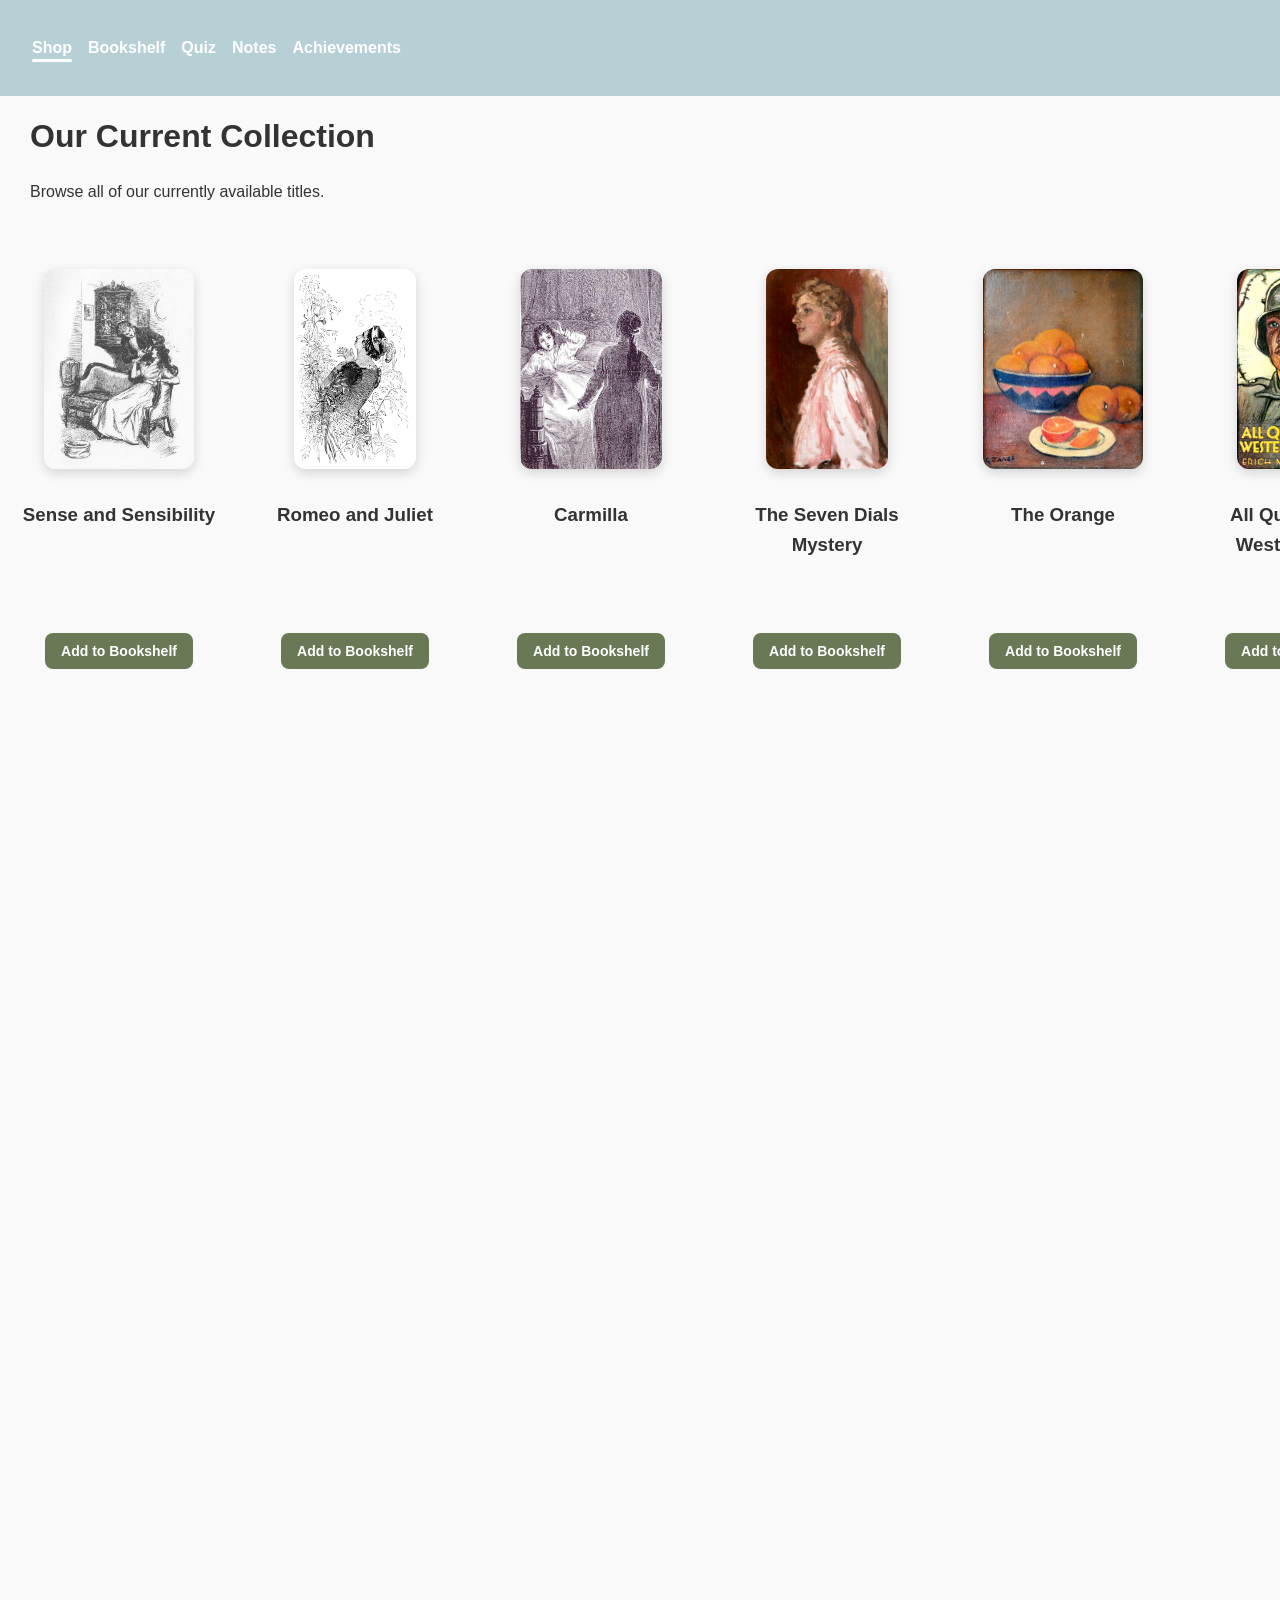
<file: index.html>
<!DOCTYPE html>
<html lang="en">
<head>
  <meta charset="UTF-8" />
  <meta http-equiv="refresh" content="0; URL='shop.html'" />
  <title>Redirecting...</title>
</head>
<body>
  <p>If you are not redirected automatically, <a href="shop.html">click here</a>.</p>
</body>
</html>
</file>
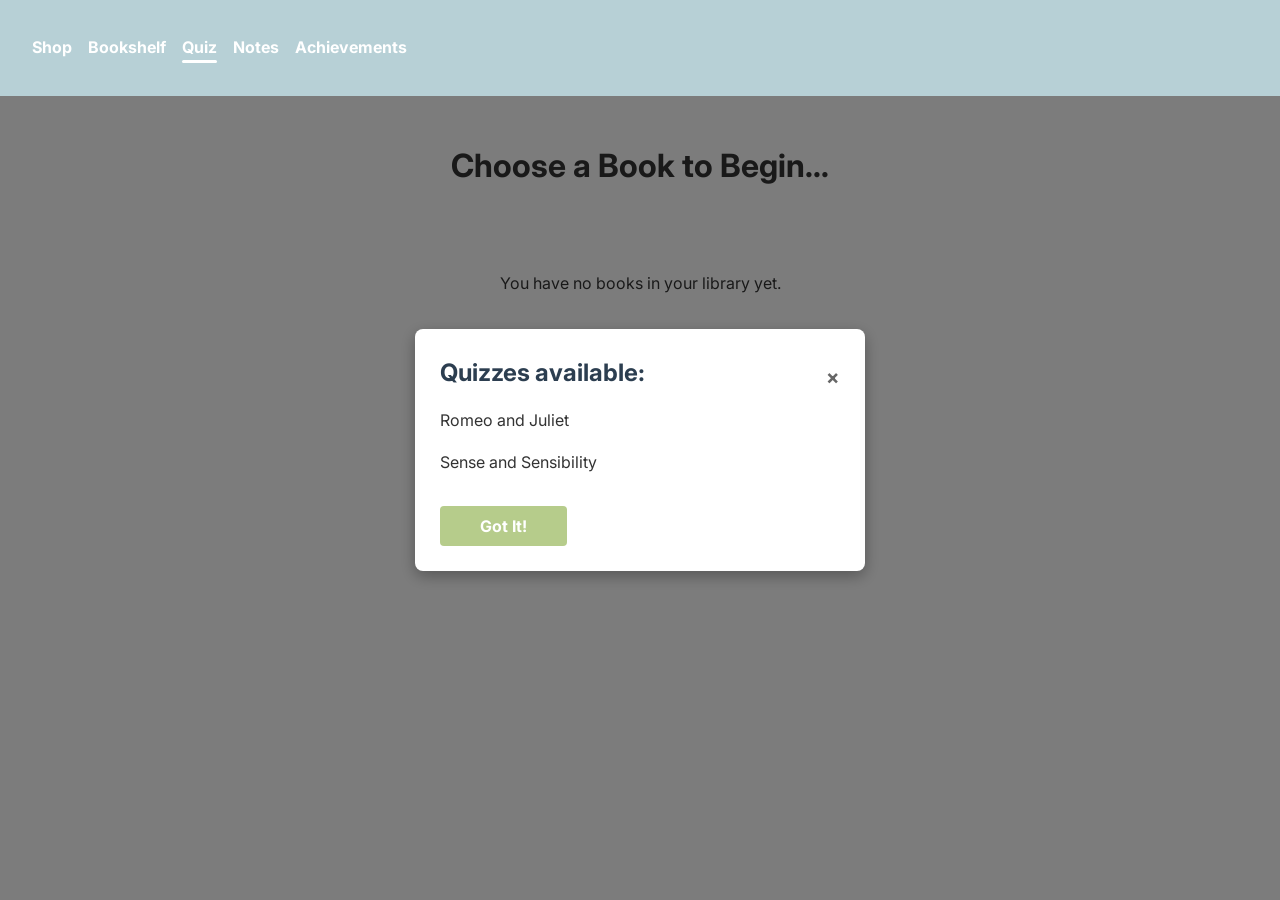
<file: activities.html>
<!DOCTYPE html>
<html lang="en">
<head>
  <meta charset="UTF-8" />
  <meta name="viewport" content="width=device-width, initial-scale=1.0"/>
  <title>Activities</title>
  <link rel="stylesheet" href="style.css" />

  <script src="activities.js" defer></script>
</head>

<div id="quiz-popup" class="popup-container">
  <div class="popup-content">
    <button id="close-popup" class="close-btn">&times;</button>
    <h2> Quizzes available:</h2>
    <p> Romeo and Juliet </p>
    <p> Sense and Sensibility </p>
    <button id="accept-popup" class="action-btn">Got It!</button>
  </div>
</div>

<body>
  <nav>
    <ul class="items">
      <li><a href="shop.html">Shop</a></li>
        <li>
            <a href="bookshelf.html">Bookshelf</a> 
        </li>
      <li><a href="activities.html" class="active"> Quiz</a></li>
      <li><a href="notes-app.html">Notes</a></li>
      <li><a href="quiz-results.html">Achievements</a></li>
    </ul>
  </nav>

  <main class="quiz-page">
    <h1 class="page-title">Choose a Book to Begin... </h1>
    <div id="book-selection" class="book-grid"></div>
    <div id="quiz-container" class="hidden">
    <div id="question"></div>
    <div id="options"></div>
    <button id="next-btn" class="hidden">Next</button>
    <p id="score" class="hidden"></p>
  </div>
  </main>
</body>
</html>
</file>
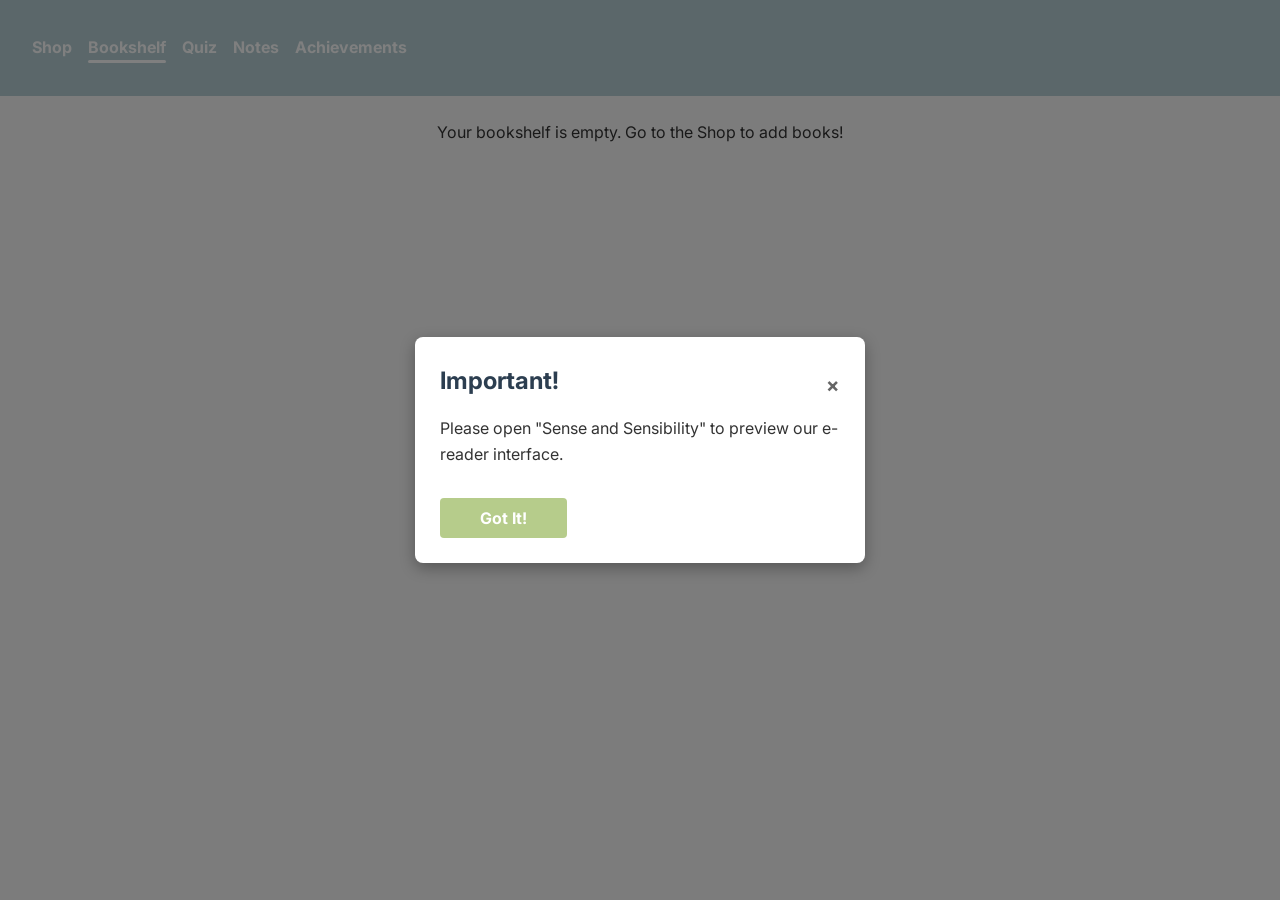
<file: bookshelf.html>
<!DOCTYPE html>
<html lang="en">
<head>
    <meta charset="UFT-8" />
    <meta name="viewport" content="width=device-width, initial-scale=1.0"/>
    <title>Bookshelf</title>
    <link rel="stylesheet" href="style.css"/>
    <link href="https://fonts.googleapis.com/css2?family=Lexend&display=swap" rel="stylesheet">
</head>

<body>
<nav>
    <ul class="items">
                <li><a href="shop.html">Shop</a></li>
                <li><a href="bookshelf.html" class="active">Bookshelf</a></li>
                <li><a href="activities.html"> Quiz </a></li>
                <li><a href="notes-app.html">Notes</a></li>
                <li><a href="quiz-results.html">Achievements</a></li>
</nav>

<div id="bookshelf-popup" class="popup-container">
  <div class="popup-content">
    <button id="close-popup" class="close-btn">&times;</button>
    <h2> Important! </h2>
    <p> Please open "Sense and Sensibility" to preview our e-reader interface. </p>
    <button id="accept-popup" class="action-btn">Got It!</button>
  </div>
</div>

<main>

    <button onclick="clearBookshelf()" style="margin-bottom: 20px;">Clear Bookshelf</button>
    
    <div class="book-grid" id="bookshelf-container">
    
    </div>

    <script src="bookshelf.js"></script>
    <script src="shared.js"></script>

<div id="confirm-popup" class="modal hidden">
    <div class="modal-content">
      <p>Are you sure you want to clear your bookshelf?</p>
      <div class="modal-buttons">
        <button onclick="confirmClear()">Yes, clear it</button>
        <button onclick="cancelClear()">Cancel</button>
      </div>
    </div>
  </div>

<div id="toast" class="toast-message hidden"></div>
  
</body>

</html>
</file>
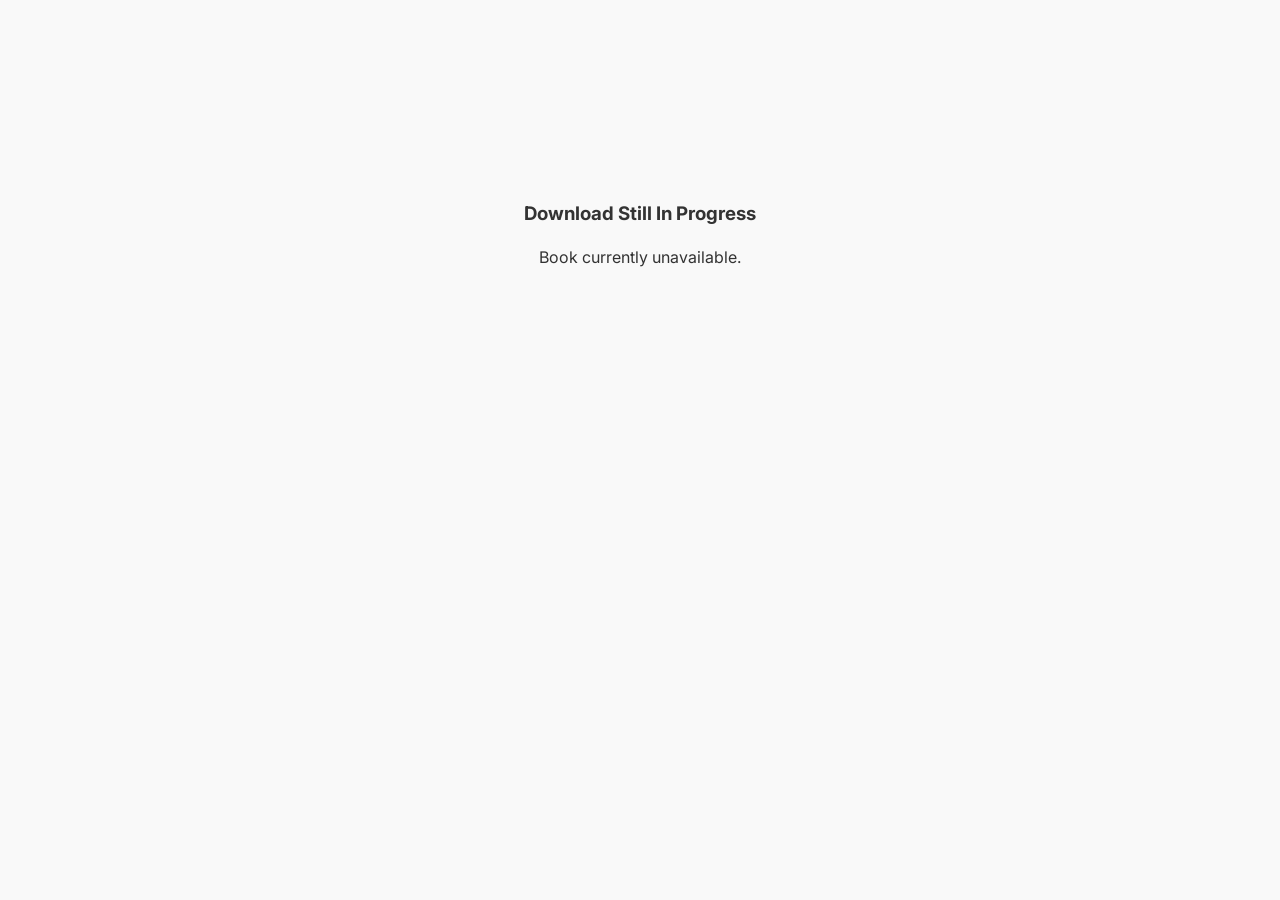
<file: download_in_progress.html>
<!DOCTYPE html>
<html lang="en">
<head>
    <meta charset="UTF-8">
    <meta name="viewport" content="width=device-width, initial-scale=1.0">
     <link rel="stylesheet" href="style.css"/>
    <title>Document</title>
</head>
<body>

<div id="download-progress">
<h3> Download Still In Progress </h3>

<p> Book currently unavailable. </p>

</div>

</body>
</html>
</file>
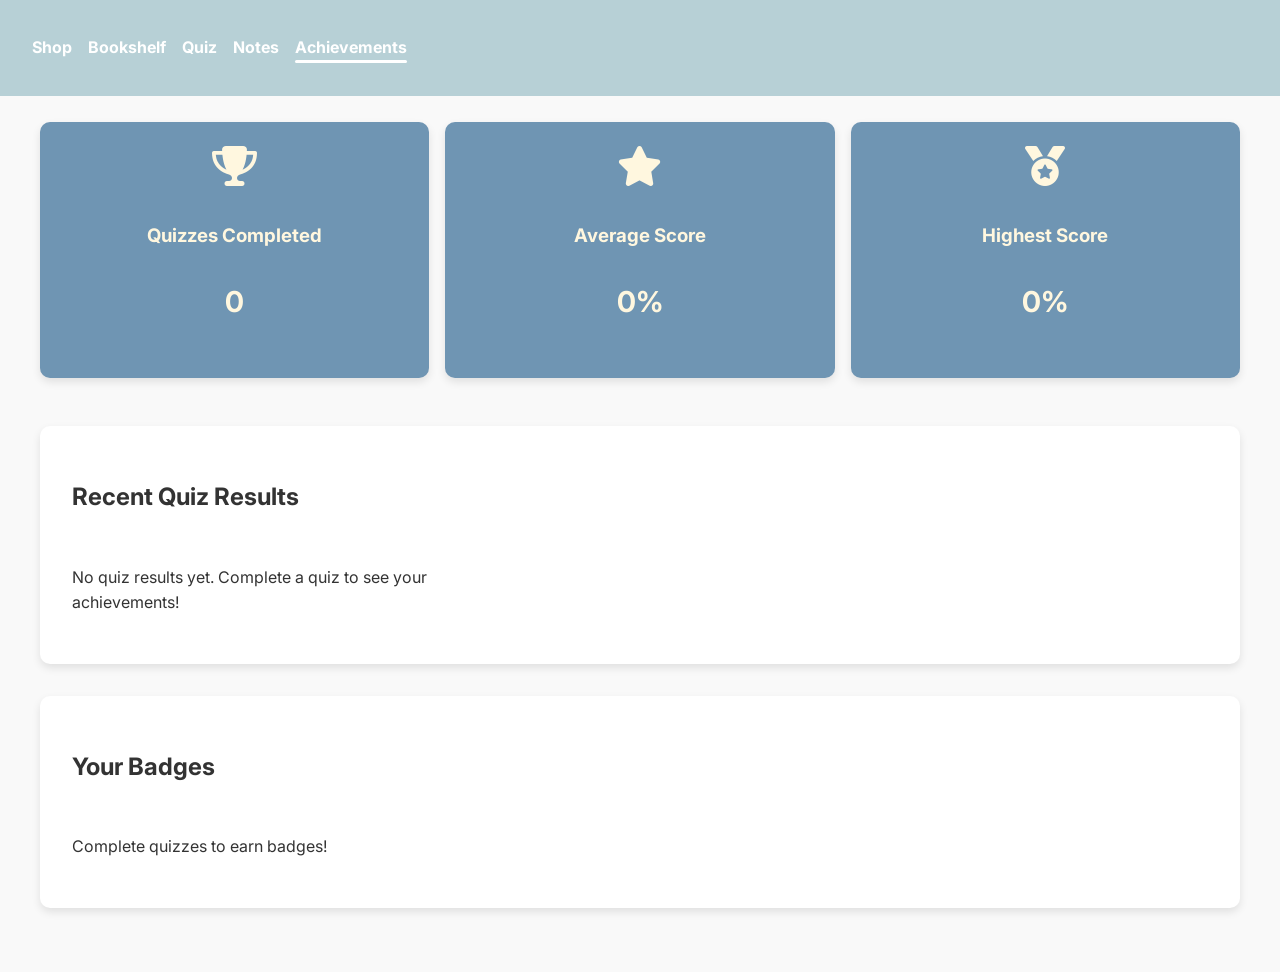
<file: quiz-results.html>
<!DOCTYPE html>
<html lang="en">
<head>
  <meta charset="UTF-8">
  <meta name="viewport" content="width=device-width, initial-scale=1.0">
  <title> Achievements</title>
  <link rel="stylesheet" href="style.css">
  <link rel="stylesheet" href="https://cdnjs.cloudflare.com/ajax/libs/font-awesome/6.4.0/css/all.min.css">

</head>
<body>
  <nav>
    <div id="wrapper">
      <ul class="items">
        <li><a href="shop.html">Shop</a></li>                
        <li>
            <a href="bookshelf.html">Bookshelf</a> 
        </li>
        <li><a href="activities.html">Quiz</a></li>
        <li><a href="notes-app.html">Notes</a></li>
        <li><a href="quiz-results.html" class="active">Achievements</a></li>
      </ul>
    </div>
  </nav>

  <main class="achievements-page">
    
    <div class="stats-summary">
      <div class="stat-card">
        <i class="fas fa-trophy"></i>
        <h3>Quizzes Completed</h3>
        <p id="total-quizzes">0</p>
      </div>
      <div class="stat-card">
        <i class="fas fa-star"></i>
        <h3>Average Score</h3>
        <p id="average-score">0%</p>
      </div>
      <div class="stat-card">
        <i class="fas fa-medal"></i>
        <h3>Highest Score</h3>
        <p id="highest-score">0%</p>
      </div>
    </div>

    <div class="results-container">
      <h2>Recent Quiz Results</h2>
      <div id="quiz-results" class="quiz-results-grid"></div>
    </div>

    <div class="badges-container">
      <h2> Your Badges</h2>
      <div id="badges" class="badges-grid"></div>
    </div>
  </main>

  <script src="quiz.js"></script>
   <script src="quiz-results.js"></script>
</body>
</html>
</file>
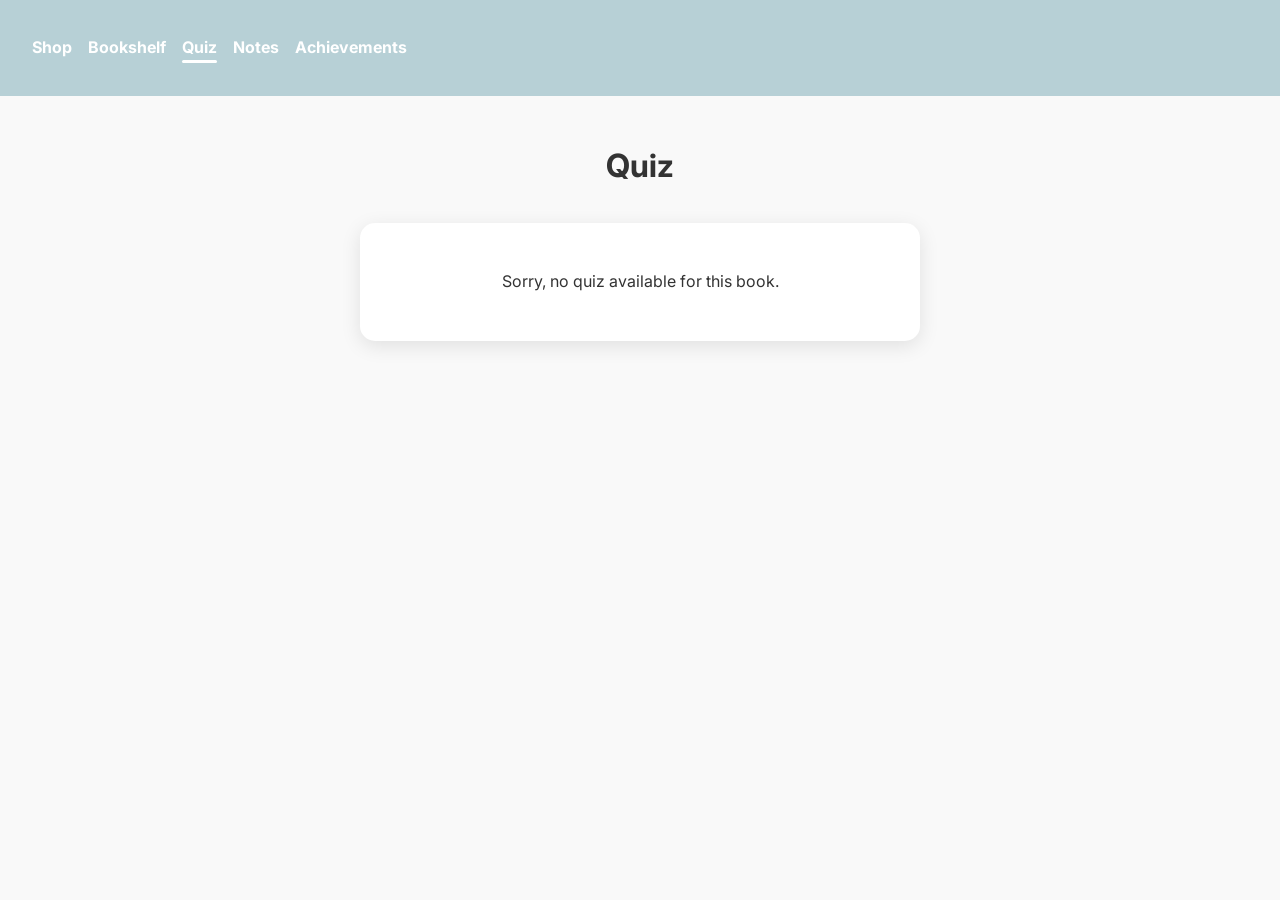
<file: quiz.html>
<!DOCTYPE html>
<html lang="en">
<head>
  <meta charset="UTF-8" />
  <meta name="viewport" content="width=device-width, initial-scale=1.0"/>
  <title>Quizy Quizy Time!</title>
  <link rel="stylesheet" href="style.css" />
</head>
<body>

 <nav>
            <div id="wrapper">
            <ul class="items">
                    <li><a href="shop.html">Shop</a></li>                
                      <li>
            <a href="bookshelf.html">Bookshelf</a> 
                    </li>
                    <li><a href="activities.html" class="active"> Quiz </a></li>
                    <li><a href="notes-app.html">Notes</a></li>
                    <li><a href="quiz-results.html">Achievements</a></li>
           </ul>
            </div>
        </nav>

  <main class="quiz-page">
    <h1 class="page-title">Quiz</h1>
    <div id="quiz-container" class="quiz-container">
      <h2 id="quiz-title" class="quiz-title"></h2>
      <div id="question" class="question"></div>
      <div id="options" class="options"></div>
      <button id="next-btn" class="btn hidden">Next</button>
      <p id="score" class="score hidden"></p>
    </div>
  </main>

  <script src="quiz.js"></script>
   <script src="quiz-results.js"></script>
</body>
</html>
</file>
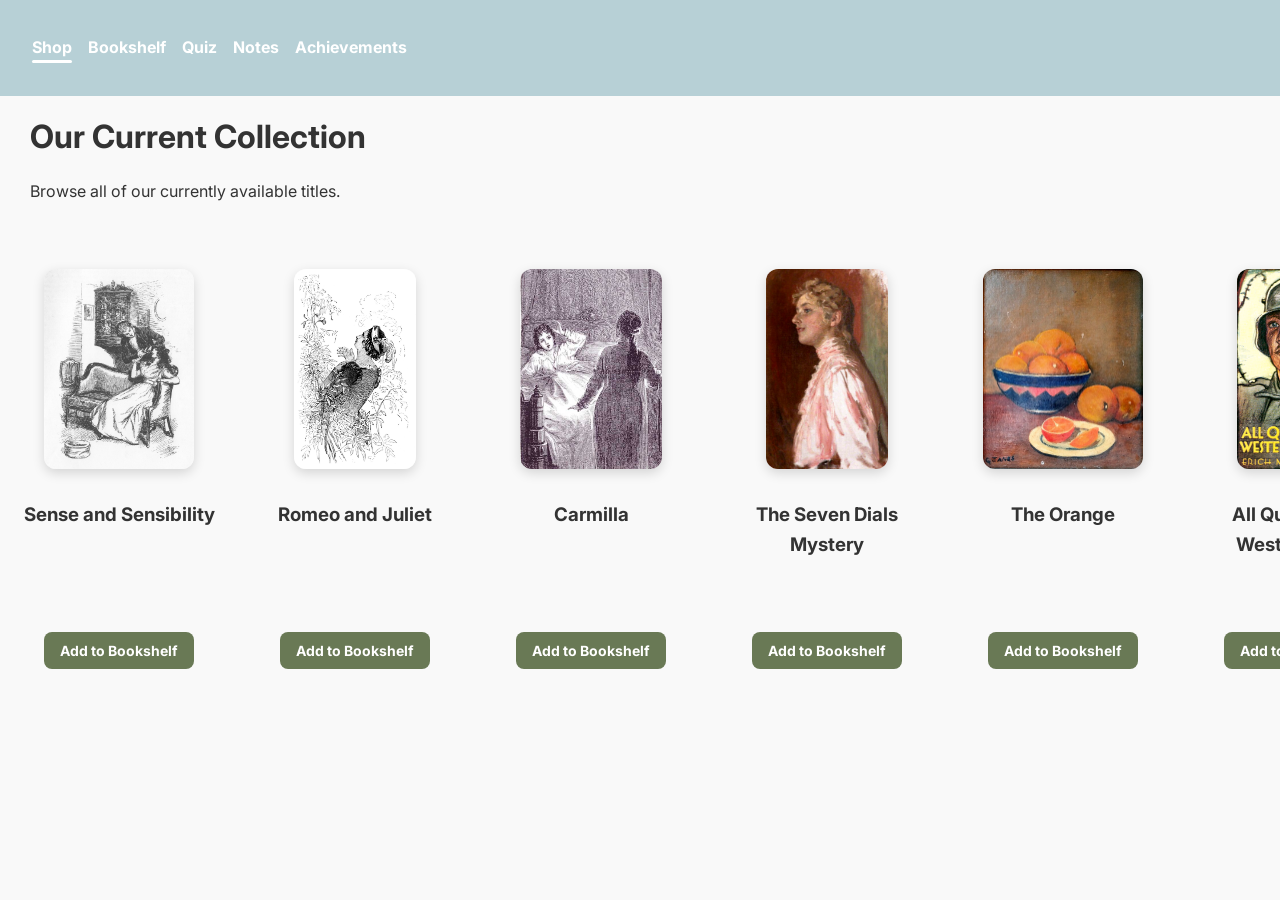
<file: shop.html>
<!DOCTYPE html>
<html lang="en">
    <head>
        <meta charset="UFT-8" />
        <meta  name=" viewport"content= "width=device-width, initial-scale=1.0"/>
        <title> E-Shop</title>
        <link rel="stylesheet" href="style.css"/>
        <link href="https://fonts.googleapis.com/css2?family=Lexend&display=swap" rel="stylesheet">
        <link href="https://fonts.googleapis.com/css2?family=Literata:wght@400;500;700&family=Inter:wght@400;600&display=swap">

<style>

#shop-title {
    padding-top: 90px;
    width:360px; 
    padding-left:30px;
}

</style>

    </head>

    <body>
        <nav>
            <div id="wrapper">
            <ul class="items">
                    <li><a href="shop.html" class="active">Shop</a></li>                
           <li> <a href="bookshelf.html">Bookshelf</a> 
                    </li>
                    <li><a href="activities.html"> Quiz </a></li>
                    <li><a href="notes-app.html">Notes</a></li>
                    <li><a href="quiz-results.html">Achievements</a></li>
           </ul>
            </div>
        </nav>

        <main>

            <div id="shop-title"> 
            <h1> Our Current Collection </h1>
            <p> Browse all of our currently available titles. </p>
            </div>

    <table>
  
        
    <div class="book-scroll">

        <tr>

        <th>

             <div class="book">
                <div class="book-frame">
                <img src="senseandsensibility.jpg" alt="Sense and Sensibility" />
                </div>
            <h3> Sense and Sensibility </h3>
            <div style="margin-top: auto;">
                <button onclick="addToBookshelf('Sense and Sensibility', 'senseandsensibility.jpg')">Add to Bookshelf</button>
        </th>
    
        <th>
            </div>

            <div class="book">
                <div class="book-frame">
                <img src="romeoandjuliet.jpg" alt="Romeo and Juliet" />
                </div>
              <h3> Romeo and Juliet </h3>
              <div style="margin-top: auto;">
                <button onclick="addToBookshelf('Romeo and Juliet', 'romeoandjuliet.jpg')">Add to Bookshelf</button>
            </div>

        </th>
    <th>    
            <div class="book">
                <div class="book-frame">
                <img src="carmilla.jpg" alt="Carmilla" />
                </div>
                 <h3> Carmilla </h3>
                <div style="margin-top: auto;">
                <button onclick="addToBookshelf('Carmilla', 'carmilla.jpg')">Add to Bookshelf</button>
            </div>
            </div>
    </th>

    <th>

            <div class="book">
                <div class="book-frame">
                <img src="sevendials.png" alt="The Seven Dials Mystery" />
                </div>
                <h3> The Seven Dials Mystery </h3>
                <div style="margin-top: auto;">
                <button onclick="addToBookshelf('The Seven Dials Mystery', 'sevendials.png')">Add to Bookshelf</button>
            </div>
            </div>
    </th>
    <th>

            <div class="book">
                <div class="book-frame">
                <img src="orange.jpg" alt="The Orange" />
                </div>
                <h3> The Orange </h3>
                <div style="margin-top: auto;">
                <button onclick="addToBookshelf('The Orange', 'orange.jpg')">Add to Bookshelf</button>
              </div>
            </div>
    </th>
    <th>

              <div class="book">
                <div class="book-frame">
                <img src="AllQuietEnglishCover.png" alt="All Quiet on the Western Front" />
                </div>
                <h3> All Quiet on the Western Front </h3>
                <div style="margin-top: auto;">
                <button onclick="addToBookshelf('All Quiet on the Western Front', 'AllQuietEnglishCover.png')">Add to Bookshelf</button>
            </div>
              </div>
     </th>
  
    <th>

        <div class="book">
            <div class="book-frame">
                <img src="lovecraft.jpg" alt="The Colour Out of Space" />
            </div>
                <h3> The Colour Out of Space </h3>
                <div style="margin-top: auto;">
                <button onclick="addToBookshelf('The Colour Out of Space', 'lovecraft.jpg')">Add to Bookshelf</button>
            </div>
        </div>
        </th>
    </tr> 

    </table>
    

    </div>
          
    
        </main>
        <div id="toast" class="toast-message hidden">Book added!</div>

        <script src="shop.js"></script>
        <script src="shared.js"></script>

        
    </body>

    
</html>
</file>
<file: style.css>
@import url('https://fonts.googleapis.com/css2?family=Literata:wght@400;500;700&family=Inter:wght@400;600&display=swap');


:root {
  --font-body: 'Literata', serif;
  --font-ui: 'Inter', sans-serif;
  --line-height:1.6;
  --text-color: #333;
    --light-blue: #B7D0D6;
    --dark-blue: #6F95B3;
    --light-green: #B6CC8B;
    --dark-green: #697955;
    --grey: #949494; 
    --cream: #FFF7DF;
}

body {
    margin:0;
    padding: 0;
    background: #f9f9f9;
    color: var(--text-color);
    line-height: var(--line-height);

}

h1,h2,h3{
  font-family: var(--font-ui);
  margin-bottom:0.5em;
}

p {
  font-family: 'Inter', Arial, sans-serif;
}

.accessible-text{
  font-family: 'Inter', Arial, sans-serif;
}

.footer {
    position: fixed;
    left: 0;
    bottom: 0;
    width: 100%;
    background-color:var(--light-green);
    color: white;
    text-align: center;
 }

nav {
    position: fixed;
    top:0; left: 0; right: 0;
    display: flex;
    align-items: center;
    justify-content: space-between;
    flex-wrap: wrap;
    padding: 1rem 2rem;
    height:64px;
    background: var(--light-blue);
    z-index: 1000;
}


.items {
    display:flex;
    flex-wrap:wrap;
    gap:1rem;
    margin:0;
    padding:0;
    list-style: none;
}

#profile {
    display:flex;
    list-style:none;
    justify-content:right;  
    margin:0;
    padding:0; 
}

#wrapper {
    position: relative;
}

nav ul li a {
    position: relative;
    padding-bottom: 6px;
    color: white;
    text-decoration: none;
    font-weight: bold;
}

nav ul li a.active::after {
    content: "";
    position: absolute;
    left: 0;
    bottom: 0;
    height: 3px;
    width: 100%;
    background-color: white;
    border-radius: 2px;
  }


.book-grid {
    display: flex;
    flex-wrap: wrap;
    justify-content: center;
    gap: 24px;
    margin-top: 32px;
}

.book:hover {
    transform: translateY(-4px);
}

.book img {
    width: 150px;
    height: auto;
    border-radius: 8px;
    margin-bottom: 12px;
    display: block;
    object-fit: contain;
}

.book button {
    background-color: var(--dark-green);
    color: white;
    border: none;
    padding: 10px 16px;
    border-radius: 8px;
    cursor: pointer;
    font-weight: bold;
    font-size: 14px;
    transition: background-color 0.2s ease;
}

.book button:hover {
    background-color: #2d4735;
}

.book-content {
    max-width: 960px;
    margin: 0 auto;
    padding: 1rem;
}

#book-title{
 font-size: 2rem;
 margin-top: 1.5rem;
}

#book-text {
  width: 100%;
  padding: 2rem;
  background: white;
  border-radius: 0.5rem;
  box-shadow: 0 4px 12px rgba(0, 0, 0, 0.05);
  border: 1px solid #e0e0e0;
  font-size: 18px;
  line-height: 1.7;
  overflow-y: auto;
  height: 60vh;
}

#book-text h3{
  font-family: var(--font-ui);
  font-size: 2rem;
  text-align: center;
  margin: 3rem 0 1.5rem;
  font-variant: small-caps;
  letter-spacing: 0.05em;
}

#book-text h4{
  font-family: var(--font-ui);
  font-size: 1.5rem;
  text-align: center;
  margin: 2rem 0 1rem;
  font-variant: small-caps;
  letter-spacing: 0.05em;
}

#book-text p {
  margin-bottom: 1.5rem;
}

#book-text::first-letter {
  font-size: 4rem;
  float: left;
  line-height: 1;
  margin-right: 0.1em;
  font-family: var(--font-ui);
  font-weight: 600;
  color: var(--dark-blue);
}


.nav-btn{
  background: rgba (255,255,255,0.8);
  border: 1px solid var(--grey);
  border-radius: 4px;
  padding: 0.5rem 1rem;
  cursor: pointer;
  transition: transform 0.2s;
  z-index: 10;
}

.nav-btn:hover{
  transform: translateY(-2px);
}

#prev-btn {
  position: absolute;
  left: -3rem;;
}

#next-btn {
  position: absolute;
  right: -3rem;
}


#book-image {
  display: none !important;
}


@media screen and (max-width: 600px) {
    #book-text {
      padding: 20px;
      font-size: 16px;
    }
  }
  

#cast-btn {
    background-color: #385742;
    color: white;
    border: none;
    padding: 10px 16px;
    border-radius: 8px;
    cursor: pointer;
    margin-bottom: 20px;
  }

.popup {
    background: white;
    padding: 16px;
    border-radius: 8px;
    box-shadow: 0 2px 10px rgba(0,0,0,0.2);
    max-width: 300px;
    margin: 0 auto;
}

.hidden {
    display: none;
}

.tab-section {
    max-width: 600px;
    margin: 0 auto;
}

.tab {
    background-color: #A1B582;
    border: none;
    padding: 10px;
    cursor: pointer;
    font-weight: bold;
    border-radius: 8px 8px 0 0;
    transition: background-color 0.2s ease;
}


.tab-content {
    background: white;
    padding: 16px;
    border-radius: 0 0 8px 8px;
    box-shadow: 0 2px 6px rgba(0,0,0,0.1);
}


.book-scroll {
    display:flex;
    overflow-x:auto;
    gap:24px;
    padding:10px 0 20px 0;
    scroll-snap-type: x mandatory;
}

.book-scroll::-webkit-scrollbar-thumb {
    background: #949494;
    border-radius: 4px;
  }

.book {
    display:flex;
    flex-direction: column;
    justify-content:space-between;
    align-items: center;

    flex: 0 0 auto;
    width:200px;
    height: 400px;

    
    padding: 16px;
    text-align:center;
    transition: transform 0.2s ease;
    position: relative;
    overflow: hidden;
}

.toast-message {
    position: fixed;
    bottom: 20px;
    right:20px;
    background-color: #385742;
    color:white;
    padding: 12px 16px;
    border-radius: 8px;
    box-shadow: 0 2px 10px rgba(0,0,0,0.2);
    opacity: 0;
    transition: opacity 0.4s ease;
    z-index:1000;
}

.toast-message.show {
    opacity: 1;
}

.hidden {
    display: none;
}

.highlighted {
    background-color: yellow;
    border-radius: 4px;
}

button {
    background-color: #A1B582;
    border:none;
    padding: 10px 16px;
    border-radius: 8px;
    font-weight: bold;
    cursor: pointer;
    margin-top: 16px;
}

button:hover{
    background-color: #94a76c;
}

.highlighted {
    background-color: yellow;
    border-radius: 4px;
  }
  

.modal {
    position: fixed;
    top: 0;
    left: 0;
    width: 100%;
    height: 100%;
    background-color: rgba (0,0,0,0.6);
    display: flex;
    align-items: center;
    justify-content: center;
    z-index: 1000;
}

.modal-content {
    background: white;
    padding: 24px 32px;
    border-radius: 12px;
    text-align: center;
    max-width: 400px;
    box-shadow: 0 4px 12px rgba(0,0,0,0.3);
  }
  
  .modal-buttons {
    margin-top: 20px;
    display: flex;
    justify-content: space-around;
  }
  
  .modal-buttons button {
    background-color: #385742;
    color: white;
    border: none;
    padding: 10px 16px;
    border-radius: 8px;
    cursor: pointer;
    font-weight: bold;
  }
  
  .modal-buttons button:hover {
    background-color: #2d4735;
  }
  
  .hidden {
    display: none;
  }
  
.book-feature {
    display: flex;
    padding-top: 130px;
    padding-left: 30px;
    gap: 40px;
    max-width: 1200px;
    margin: auto;
    height: 1200px;
  }

  .book-image img {
    max-width: 300px;
    width: 100%;
    height: auto;
    border-radius: 12px;
    box-shadow: 0 4px 12px rgba(0,0,0,0.15);
  }

    .book-frame img {
    max-width: 300px;
    width: 100%;
    max-height: 200px;
    height: auto;
    border-radius: 12px;
    box-shadow: 0 4px 12px rgba(0,0,0,0.15);
  }

      #book-selection img {
    max-width: 300px;
    width: 100%;
    max-height: 200px;
    height: auto;
    border-radius: 12px;
    box-shadow: 0 4px 12px rgba(0,0,0,0.15);
  }

    #bookshelf-container img {
       max-width: 160px;
    max-height: 200px;
    height: auto;
    border-radius: 12px;
    box-shadow: 0 4px 12px rgba(0,0,0,0.15);
  }
  
  .book-info {
    padding-top: 10px;
  }
  
  .book-info h1 {
    font-size: 32px;
    margin-bottom: 10px;
    color: #333;
  }
  
  .book-info .book-author {
    font-size: 16px;
    color: var(--grey);
    margin-bottom: 20px;
  }
  
  .book-info .book-description {
    font-size: 16px;
    line-height: 1.6;
    margin-bottom: 24px;
  } 

  .bookshelf-dropdown {
    position: relative;
  }
  
  .bookshelf-dropdown:hover .dropdown-list {
    display: block;
  }
  
  .dropdown-list {
    position: absolute;
    top: 100%;
    left: 0;
    background-color: white;
    color: #333;
    list-style: none;
    padding: 10px;
    margin: 0;
    width: 200px;
    border-radius: 8px;
    box-shadow: 0 4px 12px rgba(0,0,0,0.1);
    z-index: 1000;
    display: none;
  }
  
  .dropdown-list li {
    padding: 8px 12px;
    border-bottom: 1px solid #eee;
  }
  
  .dropdown-list li:last-child {
    border-bottom: none;
  }
  
  .dropdown-list li a {
    color: #385742;
    text-decoration: none;
    font-weight: bold;
  }
  
  .dropdown-list li:hover {
    background-color: #f3f3f3;
  }
  
  @media screen and (max-width: 600px) {
    .dropdown-list {
      position: static;
      width: 100%;
      box-shadow: none;
      border-radius: 0;
    }
  
  
    .bookshelf-dropdown:hover .dropdown-list {
      display: block;
    }
  
    nav ul.items {
      list-style: none;
      padding: 0;
      margin: 0;
      display: flex;
      gap: 1rem;
      justify-content: flex-start;
      align-items: center;
    }
  }
  
  .delete-btn {
    position: absolute;
    top:8px;
    right:8px;
    background: transparent;
    border: none;
    font-size: 20px;
    cursor: pointer;
    opacity: 0;
    transition: opacity 0.2s ease;
    z-index:10;
  }
  
  .delete-btn:hover {
    color: red;
  }
  
  .book:hover .delete-btn {
    opacity: 1;
  }

  a,button {
    font-family: var(--font-ui);
    transition: all 0.2s ease;
  }

  a:hover , button:hover{
    color: var(--dark-blue);

  }
  .page-header{
    display: flex;
    justify-content: space-between;
    align-items: center;
    padding: 1rem 2rem;
    background: #fff;
    border-bottom: 1px solid #e0e0e0;
  }

  .page-header h1{
    font-family: var(--font-ui);
    font-size: 1.5rem;
    margin: 0;
  }
  .page-title {
    text-align: center;
    font-size: 2rem;
    color: var(--dark-green); 
    margin-top: 120px; 
    margin-bottom: 32px;
  }
  
  .reader-wrapper {
    position: relative;
    max-width: 1000px;
    margin: 2rem auto;
    padding: 0 1rem;
  }

  .swipe-arrow {
    position: absolute;
    top:50%;
    transform: translateY(-50%);
    font-size: 2.5rem;
    color:rgba(0,0,0,0.25);
    pointer-events: none;
    user-select: none;
  }

  .swipe-arrow.left { left:1rem;}
  .swipe-arrow.right {right:1rem;}

  .reader-toolbar {
    position: sticky;
    top: 80px; 
    background: #f9f9f9;
    padding: 10px;
    z-index: 999;
    text-align: center;
  }
  
  .activity-grid {
    display: flex;
    flex-wrap: wrap;
    gap: 32px;
    justify-content: center;
    margin: 3rem auto;
    max-width: 1200px;
    padding: 0 1rem;
  }
  
  .activity-card {
    background: white;
    padding: 24px;
    border-radius: 12px;
    box-shadow: 0 4px 12px rgba(0,0,0,0.1);
    width: 220px;
    text-align: center;
    transition: transform 0.2s ease;
  }
  
  .activity-card:hover {
    transform: translateY(-6px);
  }
  
  .activity-card img {
    width: 100%;
    height: auto;
    border-radius: 8px;
    margin-bottom: 12px;
  }
  
  .main {
    height: 2000px; 
  }

    
  .quiz-container {
    background: white;
    padding: 30px;
    border-radius: 15px;
    box-shadow: 0 5px 20px rgba(0,0,0,0.1);
    width: 90%;
    max-width: 500px;
    text-align: center;
  }
  .quiz-title {
    font-size: 24px;
    margin-bottom: 20px;
  }

  .question {
    font-size: 20px;
    margin-bottom: 20px;
  }

  .options {
    display: flex;
    flex-direction: column;
    gap: 10px;
    margin-bottom: 20px;
  }
  
  .options button {
    background: #A1B582;
    border: none;
    border-radius: 8px;
    padding: 10px 15px;
    font-size: 16px;
    transition: background 0.3s, color 0.3s;
  }
  
  .options button:hover {
    background: #8ca46d;
  }

  .options button:disabled {
    opacity: 0.6;
    cursor: default;
  }

    .quiz-page {
    display: flex;
    flex-direction: column;
    align-items: center;
    padding: 20px;
  }

  .page-title {
    font-size: 32px;
    margin-bottom: 20px;
    color: #385742;
  }
  
  #next-btn {
  position: static;
  margin: 20px auto 0;
}

#dictionary-popup {
    position: absolute;
    top:0;
    left:100%;
    margin-left: 1rem;
    width: 280px;
    max-width: 250px;
    background: white;
    padding:16px;
    transform: none;
    border-radius: 10px;
    box-shadow: 0 2px 10px rgba(0,0,0,0.2);
    z-index:1000;
}

.popup {
    background: white;
    top: 50%;
    left: 10%;
    padding: 16px;
    border-radius: 8px;
    box-shadow: 0 2px 10px rgba(0,0,0,0.2);
    max-width: 300px;
    margin: 0 auto;
}

.hidden {
    display: none;
}


  .bookshelf-dropdown {
    position: relative;
  }
  
  .bookshelf-dropdown:hover .dropdown-list {
    display: block;
  }
  
  .dropdown-list {
    position: absolute;
    top: 100%;
    left: 0;
    background-color: white;
    color: #333;
    list-style: none;
    padding: 10px;
    margin: 0;
    width: 200px;
    border-radius: 8px;
    box-shadow: 0 4px 12px rgba(0,0,0,0.1);
    z-index: 1000;
    display: none;
  }
  
  .dropdown-list li {
    padding: 8px 12px;
    border-bottom: 1px solid #eee;
  }
  
  .dropdown-list li:last-child {
    border-bottom: none;
  }
  
  .dropdown-list li a {
    color: #385742;
    text-decoration: none;
    font-weight: bold;
  }
  
  .dropdown-list li:hover {
    background-color: #f3f3f3;
  }
  
  @media screen and (max-width: 600px) {
    .dropdown-list {
      position: static;
      width: 100%;
      box-shadow: none;
      border-radius: 0;
    }
  }
  
    .bookshelf-dropdown:hover .dropdown-list {
      display: block;
    }

/* FOR NOTES-APP */

    
.app-container {
    margin: 0 auto;
    padding-top: 65px;
    padding-left: 30px;
    padding-right: 30px;
    padding-bottom: 43px;
      background-color: var(--light-blue);
}

header {
    display: flex;
    justify-content: space-between;
    align-items: center;
    margin-bottom: 20px;
    padding-bottom: 10px;
 
}

.note-btn {
    width: 100px;
    height:40px;
}

#new-note-btn {
    color: var(--cream);
    background-color: rgb(147, 182, 194); 
}

#new-note-btn:hover {
    background-color: rgb(103, 135, 155);
}

#search-notes {
     font-family: 'Inter', Arial, sans-serif;
     background-color: rgb(255, 254, 247);
}

#plusminus {
   display: flex;
  justify-content: space-between;
}

.btn-save {
    background-color: rgb(126, 195, 126);
    color: var(--cream);
}

.btn-save:hover {
    background-color: var(--dark-green);
    color: var(--cream);
}

.btn-delete {
    background-color: #ff3f46;
    color: var(--cream);
}

.btn-delete:hover {
    background-color: rgb(211, 47, 47);
    color: var(--cream);
}

.notes-container {
    display: flex;
    gap: 20px;
    height: calc(100vh - 100px);
}

.notes-sidebar {
    width: 300px;
    background-color: rgb(255, 254, 247);
    border-radius: 8px;
    box-shadow: 0 2px 10px rgba(0, 0, 0, 0.1);
    padding: 15px;
    display: flex;
    flex-direction: column;
     font-family: 'Inter', Arial, sans-serif;
}

.search-box {
    position: relative;
    margin-bottom: 15px;
     font-family: 'Inter', Arial, sans-serif;
}

.search-box input {
    width: 100%;
    padding: 8px 30px 8px 10px;
    border: 1px solid var(--grey);
    border-radius: 4px;
}

.search-box i {
    position: absolute;
    right: 10px;
    top: 50%;
    transform: translateY(-50%);
    color: #aaa;
    
}

.notes-list {
    flex-grow: 1;
    overflow-y: auto;
     font-family: 'Inter', Arial, sans-serif;
}

.note-item {
    padding: 12px;
    border-bottom: 1px solid var(--grey);
    cursor: pointer;
    transition: background-color 0.2s;
}

.note-item:hover {
    background-color: var(--light-blue);
}

.note-item.active {
    background-color: #e9ecef;
    border-left: 3px solid var(--light-blue);
}

.note-item h3 {
    font-size: 16px;
    margin-bottom: 5px;
    white-space: nowrap;
    overflow: hidden;
    text-overflow: ellipsis;
}

.note-item p {
    font-size: 14px;
    color: #666;
    white-space: nowrap;
    overflow: hidden;
    text-overflow: ellipsis;
    font-family: 'Inter', Arial, sans-serif;
}

.note-editor {
    flex-grow: 1;
    display: flex;
    flex-direction: column;
    background-color: rgb(255, 254, 247);
    border-radius: 8px;
    box-shadow: 0 2px 10px rgba(0, 0, 0, 0.1);
    padding: 20px;
}

#note-title {
    font-size: 24px;
    font-family: 'Inter', Arial, sans-serif;
    background-color: rgb(255, 254, 247);
    font-weight: bold;
    border: none;
    border-bottom: 1px solid var(--grey);
    padding: 10px 0;
    margin-bottom: 20px;
    outline: none;
}

#note-content {
    flex-grow: 1;
    border: none;
    resize: none;
    outline: none;
    font-size: 16px;
    line-height: 1.6;
    font-family: 'Inter', Arial, sans-serif;
    background-color: rgb(255, 254, 247);
}

.editor-actions {
    display: flex;
    gap: 10px;
    margin-top: 15px;
}

.empty-state {
    display: flex;
    flex-direction: column;
    align-items: center;
    justify-content: center;
    height: 100%;
    color: #666;
    text-align: center;
}

.empty-state i {
    font-size: 50px;
    margin-bottom: 20px;
    color: #ccc;
}

@media (max-width: 768px) {
    .notes-container {
        flex-direction: column;
    }
    
    .notes-sidebar {
        width: 100%;
    }
}



/* FOR QUIZ RESULTS PAGE */

.achievements-page {
  padding: 2rem;
  max-width: 1200px;
  margin: 0 auto;
   font-family: 'Inter', Arial, sans-serif;
   
}

.page-title {
  color: #333;
  text-align: center;
  margin-bottom: 2rem;
}

.stats-summary {
  display: flex;
  justify-content: space-around;
  flex-wrap: wrap;
  gap: 1rem;
  margin-bottom: 3rem;
  padding-top: 90px;
}

.stat-card {
  background: var(--dark-blue);
  border-radius: 10px;
  padding: 1.5rem;
  text-align: center;
  flex: 1;
  min-width: 200px;
  box-shadow: 0 4px 8px rgba(0, 0, 0, 0.1);
  transition: transform 0.3s ease;
}

.stat-card:hover {
  transform: translateY(-5px);
}

.stat-card i {
  font-size: 2.5rem;
  color: var(--cream);
  margin-bottom: 1rem;
}

.stat-card h3 {
  color: var(--cream);
  margin-bottom: 0.5rem;
}

.stat-card p {
  font-size: 1.8rem;
  font-weight: bold;
  color: var(--cream);
}

.results-container, .badges-container {
  background: white;
  border-radius: 10px;
  padding: 2rem;
  margin-bottom: 2rem;
  box-shadow: 0 4px 8px rgba(0, 0, 0, 0.1);
}

.results-container h2, .badges-container h2 {
  color: #333;
  margin-bottom: 1.5rem;
  padding-bottom: 0.5rem;
}

.quiz-results-grid, .badges-grid {
  display: grid;
  grid-template-columns: repeat(auto-fill, minmax(300px, 1fr));
  gap: 1.5rem;
}

.quiz-result-card {
  background: rgb(255, 247, 189);
  border-radius: 8px;
  padding: 1.5rem;
  border-left: 5px solid rgb(255, 219, 75);;
  transition: all 0.3s ease;
}

.quiz-result-card:hover {
  transform: translateY(-3px);
  box-shadow: 0 5px 15px rgba(0, 0, 0, 0.1);
}

.quiz-result-card h3 {
  color: #333;
  margin-bottom: 0.5rem;
}

.quiz-result-card .score {
  font-size: 1.5rem;
  font-weight: bold;
  margin: 0.5rem 0;
}

.quiz-result-card .date {
  color: #666;
  font-size: 0.9rem;
}

.quiz-result-card .stars {
  color: rgb(249, 187, 101);
  font-size: 1.2rem;
  margin: 0.5rem 0;
}

.badge-card {
  background: rgb(111, 175, 111);
  border-radius: 8px;
  padding: 1.5rem;
  text-align: center;
  transition: all 0.3s ease;
}

.badge-card:hover {
  transform: translateY(-3px);
  box-shadow: 0 5px 15px rgba(0, 0, 0, 0.1);
}

.badge-card i {
  font-size: 3rem;
  color: var(--cream);
  margin-bottom: 1rem;
}

.badge-card h3 {
  color: var(--cream);
  margin-bottom: 0.5rem;
}

.badge-card p {
  color: var(--cream);
}

.progress-ring {
  position: relative;
  width: 100px;
  height: 100px;
  margin: 0 auto 1rem;
}

.progress-ring__circle {
  transform: rotate(-90deg);
  transform-origin: 50% 50%;
}

.progress-ring__circle--background {
  stroke: #fff9d7;
}

.progress-ring__circle--progress {
  stroke: rgb(249, 219, 101);;
}

.progress-ring__text {
  position: absolute;
  top: 50%;
  left: 50%;
  transform: translate(-50%, -50%);
  font-weight: bold;
  color: #333;
}

@media (max-width: 768px) {
  .quiz-results-grid, .badges-grid {
    grid-template-columns: 1fr;
  }
  
  .stats-summary {
    flex-direction: column;
  }
}

/* POP UP */
.popup-container {
  position: fixed;
  top: 0;
  left: 0;
  width: 100%;
  height: 100%;
  background-color: rgba(0, 0, 0, 0.5);
  display: flex;
  justify-content: center;
  align-items: center;
  z-index: 1000;
  opacity: 0;
  visibility: hidden;
  transition: all 0.3s ease;
}

.popup-container.active {
  opacity: 1;
  visibility: visible;
}

.popup-content {
  background-color: white;
  padding: 25px;
  border-radius: 8px;
  width: 90%;
  max-width: 400px;
  box-shadow: 0 5px 15px rgba(0, 0, 0, 0.3);
  position: relative;
}

.close-btn {
  position: absolute;
  top: 10px;
  right: 10px;
  background: none;
  border: none;
  font-size: 20px;
  cursor: pointer;
  color: #666;
}

.popup-content h2 {
  margin-top: 0;
  color: #2c3e50;
}

.action-btn {
  background-color: var(--light-green);
  color: white;
  border: none;
  padding: 10px 40px;
  border-radius: 4px;
  cursor: pointer;
  font-size: 16px;
  margin-top: 15px;
  transition: background-color 0.3s;
}

.action-btn:hover {
  background-color: var(--dark-green);
}

#download-progress {
  text-align: center;
  padding-top: 180px;
}
</file>
